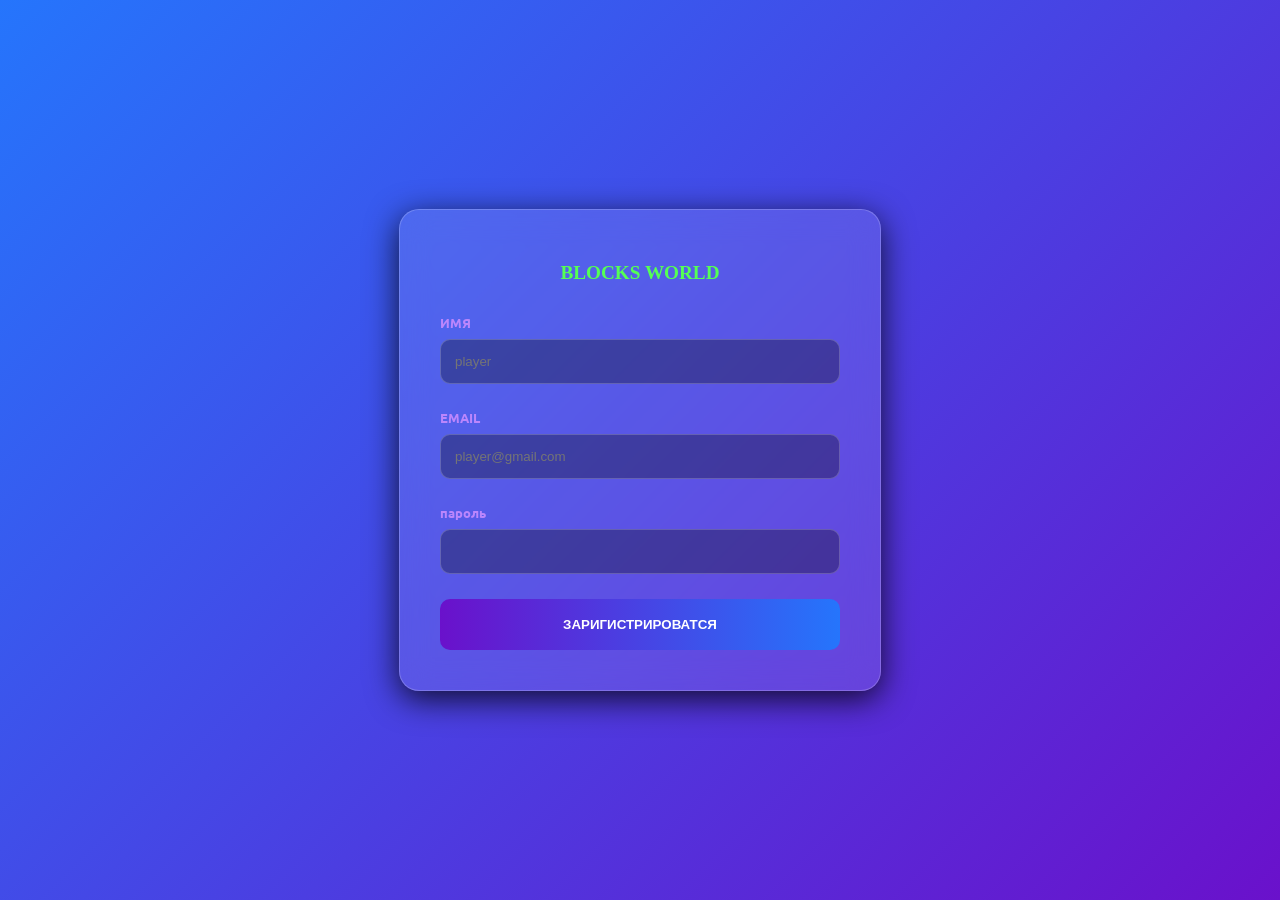
<file: index.html>
<!DOCTYPE html>
<html lang="ru">
<head>
    <meta charset="UTF-8">
    <meta name="viewport" content="width=device-width, initial-scale=1.0">
    <title>Blocks World | Главная</title>
    <link href="https://fonts.googleapis.com/css2?family=Press+Start+2P&family=Ubuntu:wght@400;700&display=swap" rel="stylesheet">

    <script src="script.js" defer></script>

    <link rel="stylesheet" href="dit.css" />

</head>
<body>
    <div id="auth-screen">
        <div class="glass-card">
            <h1 class="pixel-font" style="font-size: 1.2em; margin-bottom: 30px; color: var(--primary);">BLOCKS WORLD</h1>
            <div id="reg-form">
                <div class="input-group">
                    <label>ИМЯ</label>
                    <input type="text" id="reg-nick" placeholder="player">
                </div>
                <div class="input-group">
                    <label>EMAIL</label>
                    <input type="email" id="reg-email" placeholder="player@gmail.com">
                </div>
                <div class="input-group">
                    <label>пароль</label>
                    <input type="password" id="reg-paroll">
                </div>
                <button class="btn" onclick="sendCode()">ЗАРИГИСТРИРОВАТСЯ</button>
            </div>

            <div id="email-confirm">
                <p style="font-size: 0.8em; color: var(--primary);">код отправлен на ваш email</p>
                <div class="input-group">
                    <label>КОД ИЗ ПИСЬМА</label>
                    <input type="text" id="confirm-code" placeholder="******">
                </div>
                <button class="btn" style="background: var(--primary); color: #000;" onclick="verifyAndLogin()">ВОЙТИ</button>
            </div>
        </div>
    </div>

    <div id="main-screen" style="flex-direction: column; justify-content: flex-start;">
        <nav class="pixel-font">
            <!--<a href="shop/">МАГАЗИН</a>-->
            <a href="dukomintation/">ДОКУМЕНТАЦИЯ</a>
            <!--<a href="account/">ЛИЧНЫЙ КАБИНЕТ</a>-->
        </nav>
        <div style="margin-top: 100px; text-align: center;">
            <h1 class="pixel-font" style="font-size: 2.5em;">BLOCKS WORLD</h1>
            <p style="font-size: 1.2em; color: var(--accent);">С возвращением, <span id="user-display" style="color: var(--primary);"></span>!</p>
            <div class="glass-card" style="margin: 40px auto; max-width: 600px;">
                <p>Вы успешно авторизованы. Данные синхронизированы.</p>
                <button class="logout-btn" onclick="logout()">ВЫЙТИ</button>
            </div>
        </div>
    </div>
</body>
</html>
</file>
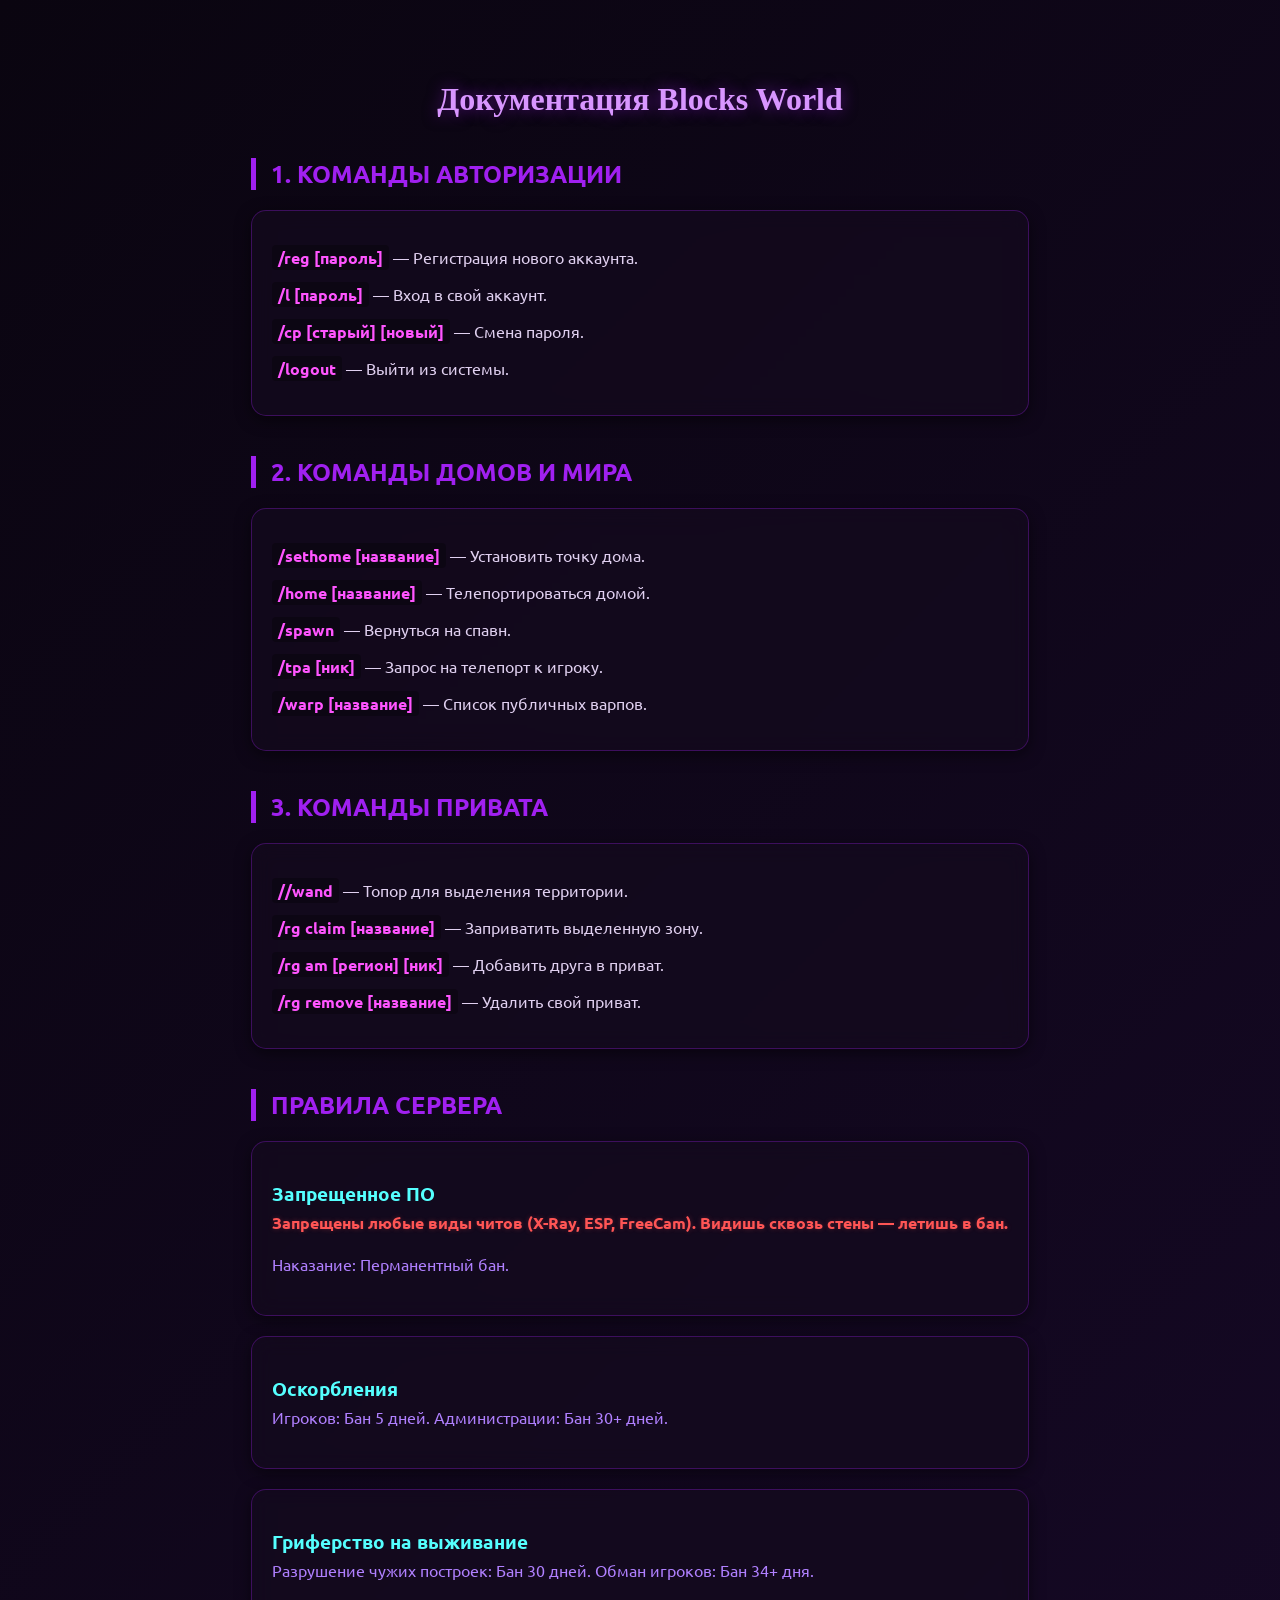
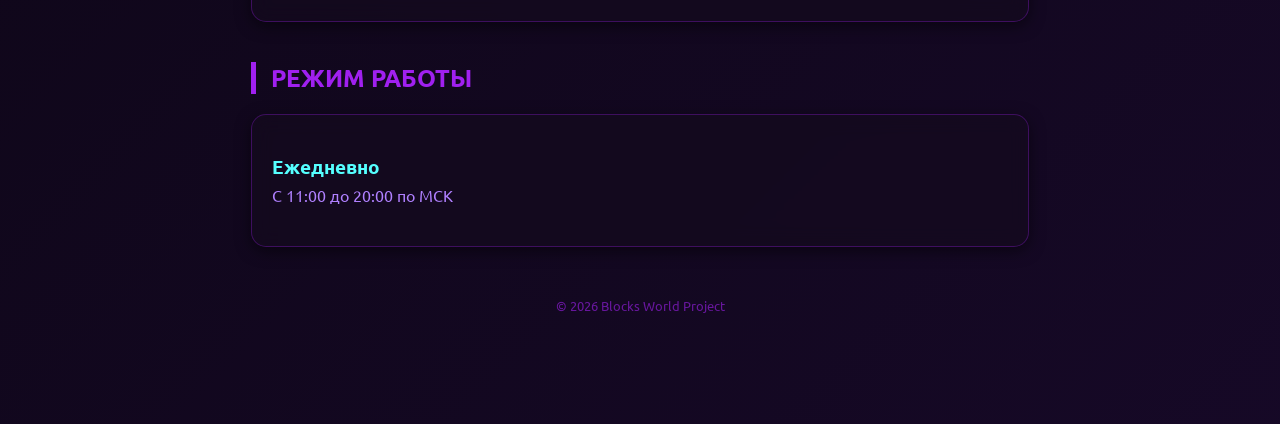
<file: dukomintation/index.html>
<!DOCTYPE html>
<html lang="ru">
<head>
    <meta charset="UTF-8">
    <meta name="viewport" content="width=device-width, initial-scale=1.0">
    <title>BW | Документация</title>
    <link href="https://fonts.googleapis.com/css2?family=Press+Start+2P&family=Ubuntu:wght@400;700&display=swap" rel="stylesheet">
    <style>
        :root {
            --bg-dark: #0a0510;
            --violet-main: #a020f0;
            --violet-light: #d896ff;
            --glass: rgba(20, 10, 30, 0.7);
            --glass-border: rgba(160, 32, 240, 0.3);
        }

        /* Анимированный фиолетово-черный фон */
        body {
            margin: 0;
            padding: 0;
            font-family: 'Ubuntu', sans-serif;
            background: linear-gradient(135deg, #0a0510, #1a0a2e, #0a0510, #2d0a4e);
            background-size: 400% 400%;
            animation: flowBG 12s ease infinite;
            color: #e0d0f0;
            display: flex;
            flex-direction: column;
            min-height: 100vh;
        }

        @keyframes flowBG {
            0% {
                background-position: 0% 50%;
            }

            50% {
                background-position: 100% 50%;
            }

            100% {
                background-position: 0% 50%;
            }
        }

        .pixel-font {
            font-family: 'Press+Start+2P', cursive;
        }

        /* Навигация */
        nav {
            background: rgba(10, 5, 15, 0.8);
            backdrop-filter: blur(10px);
            padding: 20px;
            display: flex;
            justify-content: center;
            gap: 30px;
            border-bottom: 2px solid var(--violet-main);
            position: sticky;
            top: 0;
            z-index: 100;
        }

            nav a {
                color: var(--violet-light);
                text-decoration: none;
                font-size: 0.7em;
                transition: 0.4s cubic-bezier(0.2, 0.8, 0.2, 1);
            }

                nav a:hover {
                    text-shadow: 0 0 10px var(--violet-light);
                    transform: scale(1.1);
                }

        /* Контейнер правил */
        .wrapper {
            max-width: 900px;
            margin: 40px auto;
            padding: 20px;
            animation: slideIn 1s cubic-bezier(0.16, 1, 0.3, 1);
        }

        @keyframes slideIn {
            from {
                opacity: 0;
                transform: translateY(50px);
            }

            to {
                opacity: 1;
                transform: translateY(0);
            }
        }

        h1 {
            color: var(--violet-light);
            text-align: center;
            text-shadow: 0 0 15px rgba(160, 32, 240, 0.5);
            margin-bottom: 40px;
        }

        h2 {
            color: var(--violet-main);
            margin-top: 40px;
            border-left: 5px solid var(--violet-main);
            padding-left: 15px;
            text-transform: uppercase;
        }

        h3 {
            color: #55ffff;
            margin-bottom: 5px;
        }

        h4 {
            color: #b080ff;
            margin-top: 5px;
            font-weight: normal;
        }

        /* Блоки в фиолетовом стиле */
        .command-block {
            background: var(--glass);
            backdrop-filter: blur(10px);
            padding: 20px;
            border-radius: 15px;
            border: 1px solid var(--glass-border);
            margin-bottom: 20px;
            transition: 0.5s cubic-bezier(0.4, 0, 0.2, 1);
            box-shadow: 0 4px 15px rgba(0,0,0,0.5);
        }

            .command-block:hover {
                border-color: var(--violet-light);
                transform: scale(1.02) translateY(-5px);
                background: rgba(160, 32, 240, 0.1);
                box-shadow: 0 10px 30px rgba(160, 32, 240, 0.2);
            }

        .cmd {
            color: #ff55ff;
            font-weight: bold;
            background: rgba(0,0,0,0.3);
            padding: 2px 6px;
            border-radius: 4px;
        }

        .red-warn {
            color: #ff5555;
            font-weight: bold;
            text-shadow: 0 0 5px rgba(255, 85, 85, 0.3);
        }

        footer {
            margin: 50px 0;
            text-align: center;
            font-size: 0.8em;
            color: var(--violet-main);
            opacity: 0.6;
        }

        /* Скроллбар */
        ::-webkit-scrollbar {
            width: 10px;
        }

        ::-webkit-scrollbar-track {
            background: #0a0510;
        }

        ::-webkit-scrollbar-thumb {
            background: var(--violet-main);
            border-radius: 10px;
        }
    </style>
</head>
<body>

    <!--<nav class="pixel-font">
        <a href="index.html">ГЛАВНАЯ</a>
        <a href="account.html">АККАУНТ</a>
        <a href="#">МАГАЗИН</a>
    </nav>-->

    <div class="wrapper">
        <h1 class="pixel-font">Документация Blocks World</h1>

        <h2>1. Команды авторизации</h2>
        <div class="command-block">
            <p><span class="cmd">/reg [пароль]</span> — Регистрация нового аккаунта.</p>
            <p><span class="cmd">/l [пароль]</span> — Вход в свой аккаунт.</p>
            <p><span class="cmd">/cp [старый] [новый]</span> — Смена пароля.</p>
            <p><span class="cmd">/logout</span> — Выйти из системы.</p>
        </div>

        <h2>2. Команды домов и мира</h2>
        <div class="command-block">
            <p><span class="cmd">/sethome [название]</span> — Установить точку дома.</p>
            <p><span class="cmd">/home [название]</span> — Телепортироваться домой.</p>
            <p><span class="cmd">/spawn</span> — Вернуться на спавн.</p>
            <p><span class="cmd">/tpa [ник]</span> — Запрос на телепорт к игроку.</p>
            <p><span class="cmd">/warp [название]</span> — Список публичных варпов.</p>
        </div>

        <h2>3. Команды привата</h2>
        <div class="command-block">
            <p><span class="cmd">//wand</span> — Топор для выделения территории.</p>
            <p><span class="cmd">/rg claim [название]</span> — Заприватить выделенную зону.</p>
            <p><span class="cmd">/rg am [регион] [ник]</span> — Добавить друга в приват.</p>
            <p><span class="cmd">/rg remove [название]</span> — Удалить свой приват.</p>
        </div>

        <h2>Правила сервера</h2>

        <div class="command-block">
            <h3>Запрещенное ПО</h3>
            <h4 class="red-warn">Запрещены любые виды читов (X-Ray, ESP, FreeCam). Видишь сквозь стены — летишь в бан.</h4>
            <h4>Наказание: Перманентный бан.</h4>
        </div>
               
        <div class="command-block">
            <h3>Оскорбления</h3>
            <h4>Игроков: Бан 5 дней. Администрации: Бан 30+ дней.</h4>
        </div>

        <div class="command-block">
            <h3>Гриферство на выживание</h3>
            <h4>Разрушение чужих построек: Бан 30 дней. Обман игроков: Бан 34+ дня.</h4>
        </div>

        <h2>Режим работы</h2>
        <div class="command-block">
            <h3>Ежедневно</h3>
            <h4>С 11:00 до 20:00 по МСК</h4>
        </div>

        <footer>
            &copy; 2026 Blocks World Project 
        </footer>
    </div>

</body>
</html>
</file>
<file: dit.css>
:root {
            --primary: #55ff55;
            --accent: #bb86fc;
            --glass: rgba(255, 255, 255, 0.1);
            --glass-border: rgba(255, 255, 255, 0.2);
        }

        body {
            margin: 0;
            font-family: 'Ubuntu', sans-serif;
            background: linear-gradient(-45deg, #0f0c29, #302b63, #24243e, #6a11cb, #2575fc);
            background-size: 400% 400%;
            animation: gradientBG 15s ease infinite;
            color: white;
            min-height: 100vh;
            display: flex;
            flex-direction: column;
            overflow-x: hidden;
        }

        @keyframes gradientBG {
            0% {
                background-position: 0% 50%;
            }

            50% {
                background-position: 100% 50%;
            }

            100% {
                background-position: 0% 50%;
            }
        }

        .pixel-font {
            font-family: 'Press+Start+2P', cursive;
        }

        #auth-screen, #main-screen {
            display: none;
            flex: 1;
            align-items: center;
            justify-content: center;
            flex-direction: column;
            animation: fadeIn 0.8s ease-out;
        }

        @keyframes fadeIn {
            from {
                opacity: 0;
                transform: translateY(20px);
            }

            to {
                opacity: 1;
                transform: translateY(0);
            }
        }

        .glass-card {
            background: var(--glass);
            backdrop-filter: blur(15px);
            padding: 40px;
            width: 90%;
            max-width: 400px;
            border-radius: 20px;
            border: 1px solid var(--glass-border);
            box-shadow: 0 8px 32px 0 rgba(0, 0, 0, 0.8);
            text-align: center;
        }

        .input-group {
            margin-bottom: 25px;
            text-align: left;
        }

        label {
            display: block;
            margin-bottom: 8px;
            color: var(--accent);
            font-size: 0.8em;
            font-weight: bold;
        }

        input {
            width: 100%;
            padding: 14px;
            background: rgba(0, 0, 0, 0.3);
            border: 1px solid var(--glass-border);
            border-radius: 10px;
            color: white;
            box-sizing: border-box;
            outline: none;
            transition: 0.3s;
        }

            input:focus {
                border-color: var(--primary);
            }

        .btn {
            width: 100%;
            padding: 18px;
            background: linear-gradient(90deg, #6a11cb 0%, #2575fc 100%);
            color: white;
            border: none;
            border-radius: 10px;
            font-weight: bold;
            cursor: pointer;
            transition: 0.3s;
            text-transform: uppercase;
        }

            .btn:hover {
                transform: scale(1.03);
                box-shadow: 0 6px 20px rgba(37, 117, 252, 0.5);
            }

        nav {
            width: 100%;
            background: rgba(0,0,0,0.3);
            backdrop-filter: blur(10px);
            padding: 20px 0;
            display: flex;
            justify-content: center;
            gap: 40px;
            border-bottom: 1px solid var(--glass-border);
        }

            nav a {
                color: white;
                text-decoration: none;
                font-size: 0.7em;
                transition: 0.3s;
            }

                nav a:hover {
                    color: var(--primary);
                }

        #email-confirm {
            display: none;
            margin-top: 20px;
        }

        .logout-btn {
            margin-top: 30px;
            background: rgba(255, 85, 85, 0.2);
            border: 1px solid #ff5555;
            padding: 10px 25px;
            border-radius: 8px;
            color: #ff5555;
            cursor: pointer;
        }
</file>
